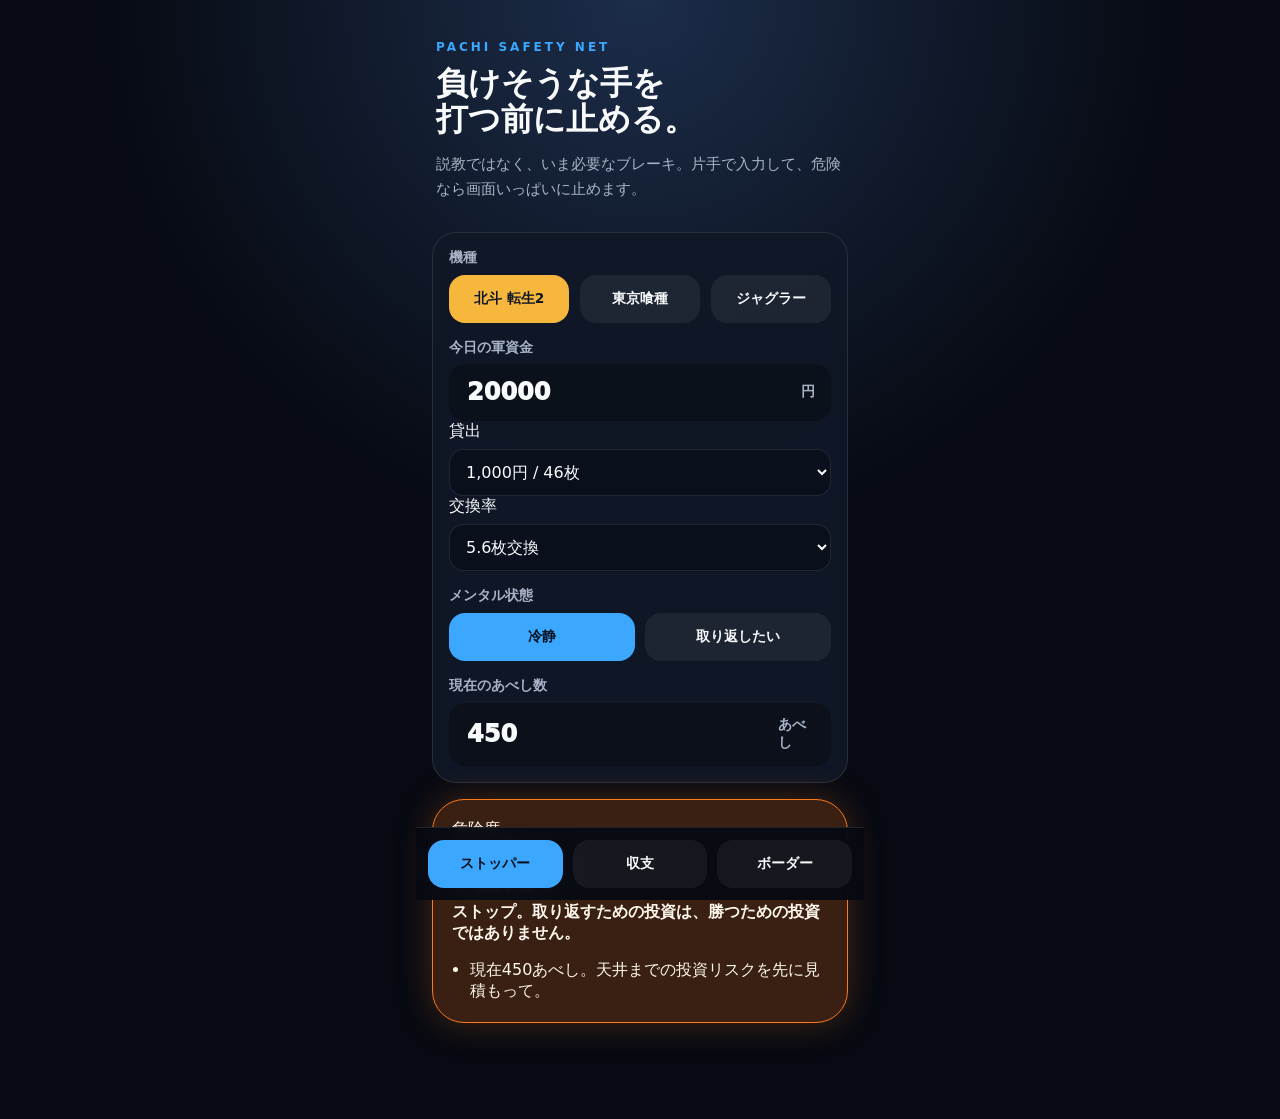
<file: index.html>
<!doctype html>
<html lang="ja">
<head>
  <meta charset="utf-8" />
  <meta name="viewport" content="width=device-width, initial-scale=1, viewport-fit=cover" />
  <meta http-equiv="Cache-Control" content="no-cache, no-store, must-revalidate" />
  <title>Pachi Safety Net</title>
  <meta name="description" content="感情打ちを止めるスマホファースト収支管理アプリ" />
  <link rel="stylesheet" href="./styles.css?v=0.2.0" />
</head>
<body>
  <main class="phone-shell">
    <header class="hero">
      <p class="eyebrow">PACHI SAFETY NET</p>
      <h1>負けそうな手を<br />打つ前に止める。</h1>
      <p class="lead">説教ではなく、いま必要なブレーキ。片手で入力して、危険なら画面いっぱいに止めます。</p>
    </header>

    <section id="stopper" class="screen is-active" aria-labelledby="stopper-title">
      <h2 id="stopper-title" class="sr-only">メンタル＆軍資金ストッパー</h2>
      <div class="panel">
        <label class="field-label">機種</label>
        <div class="machine-grid" role="group" aria-label="機種選択">
          <button class="machine-btn is-selected" data-machine="hokuto">北斗 転生2</button>
          <button class="machine-btn" data-machine="tokyo">東京喰種</button>
          <button class="machine-btn" data-machine="juggler">ジャグラー</button>
        </div>

        <label class="number-field">今日の軍資金
          <span><input id="bankroll" type="number" inputmode="numeric" value="20000" />円</span>
        </label>

        <div class="rate-settings">
          <label>貸出
            <select id="lend-coins">
              <option value="46">1,000円 / 46枚</option>
              <option value="47">1,000円 / 47枚</option>
              <option value="50">1,000円 / 50枚</option>
            </select>
          </label>
          <label>交換率
            <select id="exchange-rate">
              <option value="5">等価（5.0枚）</option>
              <option value="5.2">5.2枚交換</option>
              <option value="5.6" selected>5.6枚交換</option>
            </select>
          </label>
        </div>

        <label class="field-label mental-label">メンタル状態</label>
        <div class="mental-grid" role="group" aria-label="メンタル状態">
          <button class="mental-btn is-selected" data-mental="calm">冷静</button>
          <button class="mental-btn" data-mental="tilt">取り返したい</button>
        </div>

        <div id="machine-fields"></div>
      </div>

      <article id="risk-card" class="risk-card caution" aria-live="polite"></article>
    </section>

    <section id="dashboard" class="screen" aria-labelledby="dashboard-title">
      <div class="card">
        <h2 id="dashboard-title">今週の反省レポート</h2>
        <p id="net-total" class="net-total">0円</p>
        <p id="worst-tag" class="muted">最多敗因: まだ記録なし</p>
      </div>

      <div class="card">
        <h2>収支を追加</h2>
        <div class="entry-grid">
          <label>機種<input id="entry-machine" value="ジャグラー" /></label>
          <label>敗因タグ<input id="entry-tag" value="オカルト全ツッパ" /></label>
          <label>投資<input id="entry-invest" type="number" inputmode="numeric" value="12000" /></label>
          <label>回収<input id="entry-payout" type="number" inputmode="numeric" value="0" /></label>
        </div>
        <button id="add-session" class="primary-cta">記録する</button>
      </div>

      <div id="session-list" class="session-list"></div>
    </section>

    <section id="borders" class="screen" aria-labelledby="borders-title">
      <h2 id="borders-title" class="sr-only">機種別ボーダーライン</h2>
      <div id="border-list" class="border-list"></div>
    </section>
  </main>

  <nav class="bottom-tabs" aria-label="画面切り替え">
    <button class="tab-btn is-selected" data-tab="stopper">ストッパー</button>
    <button class="tab-btn" data-tab="dashboard">収支</button>
    <button class="tab-btn" data-tab="borders">ボーダー</button>
  </nav>

  <script src="./calculator.js?v=0.2.0"></script>
  <script src="./app.js?v=0.2.0"></script>
</body>
</html>
</file>
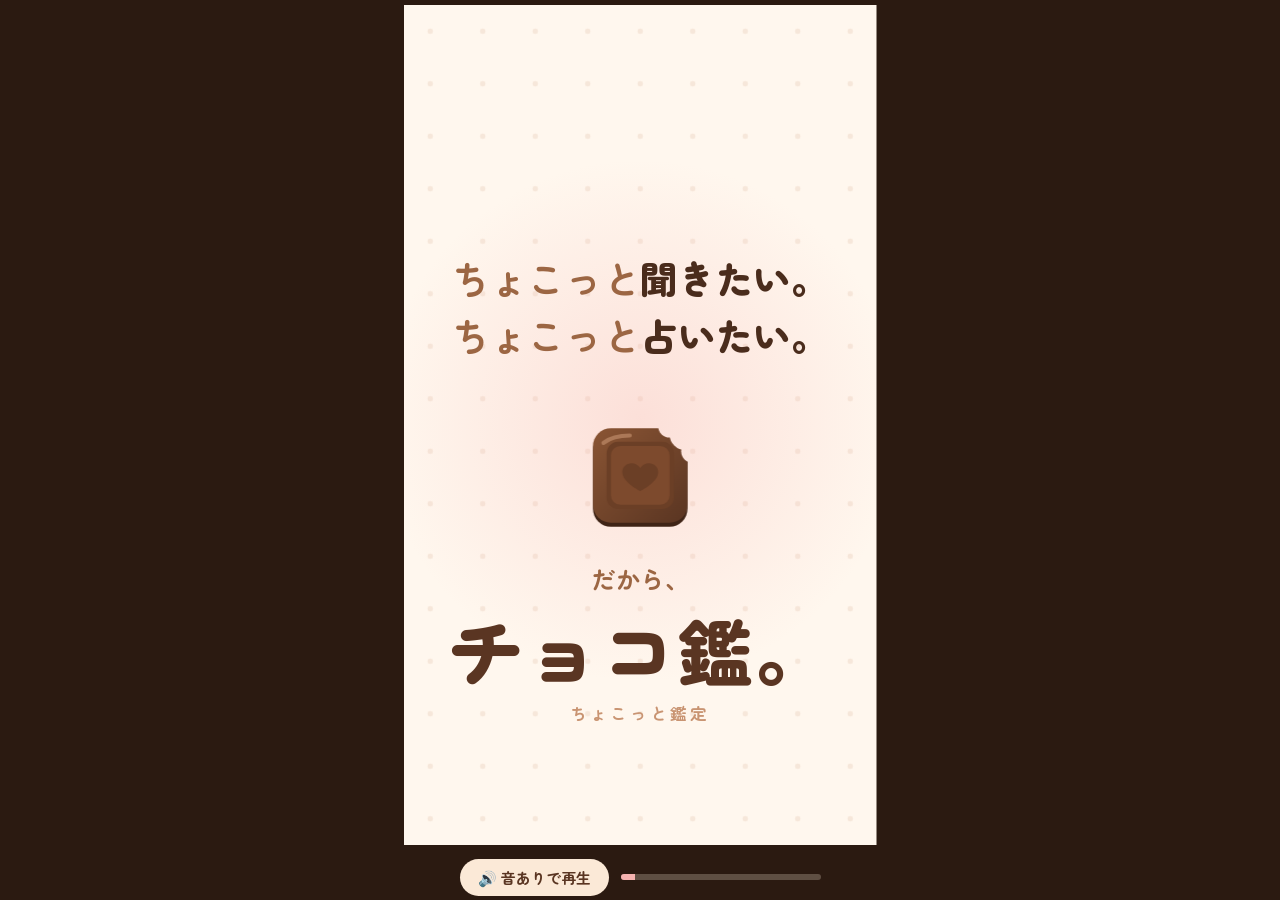
<file: chocokan/index.html>
<!doctype html>
<html lang="ja">
<head>
<meta charset="utf-8">
<meta name="viewport" content="width=device-width, initial-scale=1">
<title>チョコ鑑 15秒</title>
<link rel="preconnect" href="https://fonts.googleapis.com">
<link rel="preconnect" href="https://fonts.gstatic.com" crossorigin>
<link href="https://fonts.googleapis.com/css2?family=Zen+Maru+Gothic:wght@500;700;900&display=swap" rel="stylesheet">
<style>
  :root {
    --cream: #fff7ee;
    --cream-2: #fbe9d7;
    --choco: #5a3522;
    --choco-2: #7a4a2f;
    --choco-3: #9c6643;
    --milk: #c99472;
    --pink: #f6b3b0;
    --mist: #e9e3f3;
    --ink: #4a2c1c;
  }
  * { box-sizing: border-box; margin: 0; padding: 0; }
  html, body { height: 100%; }
  body {
    background: #2b1a11;
    font-family: "Zen Maru Gothic", "Hiragino Maru Gothic ProN", "IPAGothic", sans-serif;
    color: var(--ink);
    display: flex; flex-direction: column; align-items: center; justify-content: center;
    overflow: hidden;
  }

  /* ---------- 1080x1920 stage, scaled to fit ---------- */
  #viewport { position: relative; }
  #stage {
    position: absolute; left: 0; top: 0;
    width: 1080px; height: 1920px;
    transform-origin: 0 0;
    overflow: hidden;
    background: var(--cream);
  }
  .abs { position: absolute; }
  .center-x { left: 0; right: 0; text-align: center; }

  /* soft background dots */
  .dots {
    inset: 0;
    background-image: radial-gradient(circle, rgba(201,148,114,.16) 6px, transparent 7px);
    background-size: 120px 120px;
    animation: drift 15s linear both;
  }
  @keyframes drift { from { background-position: 0 0; } to { background-position: 120px -240px; } }
  .glow {
    width: 1300px; height: 1300px; left: -110px; top: 300px; border-radius: 50%;
    background: radial-gradient(circle, rgba(246,179,176,.35), transparent 65%);
    animation: glowshift 15s ease-in-out both;
  }
  @keyframes glowshift {
    0% { transform: translate(-120px, -200px); }
    50% { transform: translate(120px, 100px); }
    100% { transform: translate(0, 0); }
  }

  /* ---------- generic motions ---------- */
  @keyframes popIn {
    0% { opacity: 0; transform: translateY(30px) scale(.6); }
    60% { opacity: 1; transform: translateY(-6px) scale(1.06); }
    100% { opacity: 1; transform: none; }
  }
  @keyframes fadeUp {
    0% { opacity: 0; transform: translateY(40px); }
    100% { opacity: 1; transform: none; }
  }
  @keyframes fadeOut { to { opacity: 0; transform: translateY(-40px) scale(.96); } }
  @keyframes floatAway { to { opacity: 0; transform: translateY(-160px) scale(.8); } }
  @keyframes bob {
    0%, 100% { translate: 0 0; }
    50% { translate: 0 -12px; }
  }

  /* ---------- Scene 1 : everyday small moyamoya ---------- */
  .phone {
    left: 300px; top: 900px; width: 480px; height: 860px;
    border-radius: 72px; background: var(--choco);
    padding: 22px;
    box-shadow: 0 40px 80px rgba(90,53,34,.25);
    animation: phoneIn .8s cubic-bezier(.2,.9,.3,1.2) 0s both, phoneOut .6s ease-in 4.3s forwards;
  }
  @keyframes phoneIn { from { opacity: 0; transform: translateY(260px) rotate(-4deg); } to { opacity: 1; transform: rotate(-3deg); } }
  @keyframes phoneOut { from { opacity: 1; transform: rotate(-3deg); } to { opacity: 0; transform: translateY(300px) rotate(-6deg); } }
  .screen {
    width: 100%; height: 100%; border-radius: 52px; background: #fffaf4;
    position: relative; overflow: hidden;
  }
  .screen .time { position: absolute; top: 34px; left: 0; right: 0; text-align: center; font-weight: 700; font-size: 30px; color: var(--choco-3); }
  .screen .name { position: absolute; top: 96px; left: 0; right: 0; text-align: center; font-size: 30px; font-weight: 700; color: var(--choco-2); }
  .screen .line { position: absolute; top: 150px; left: 30px; right: 30px; height: 2px; background: var(--cream-2); }
  .msg {
    position: absolute; left: 34px; top: 200px; max-width: 330px;
    background: var(--cream-2); border-radius: 30px 30px 30px 8px;
    padding: 22px 28px; font-size: 32px; font-weight: 700; line-height: 1.4; color: var(--ink);
    animation: popIn .5s ease-out .5s both;
  }
  .draft {
    position: absolute; left: 30px; right: 30px; bottom: 40px; height: 84px;
    border-radius: 42px; border: 3px solid var(--cream-2);
    padding: 0 30px; display: flex; align-items: center; font-size: 30px; color: var(--milk);
  }
  .caret { width: 3px; height: 38px; background: var(--choco-3); margin-left: 4px; animation: blink 1s steps(1) infinite; }
  @keyframes blink { 50% { opacity: 0; } }

  .thought {
    background: #fff; border-radius: 60px;
    padding: 30px 48px; font-size: 58px; font-weight: 900; color: var(--ink);
    white-space: nowrap;
    box-shadow: 0 16px 0 var(--cream-2), 0 24px 40px rgba(90,53,34,.12);
  }
  .thought .moya { display: inline-block; margin-right: 18px; color: #a99bc4; font-size: 46px; font-weight: 700; vertical-align: 6px; }
  .t1 { left: 70px; top: 230px; animation: popIn .55s ease-out .7s both, bob 2.4s ease-in-out 1.3s infinite, floatAway .6s ease-in 4.15s forwards; }
  .t2 { right: 60px; top: 460px; animation: popIn .55s ease-out 1.75s both, bob 2.6s ease-in-out 2.3s infinite, floatAway .6s ease-in 4.25s forwards; }
  .t3 { left: 50px; top: 690px; animation: popIn .55s ease-out 2.8s both, bob 2.2s ease-in-out 3.4s infinite, floatAway .6s ease-in 4.35s forwards; }

  /* ---------- Scene 2 : “もっと気軽でいい” + one chocolate ---------- */
  .s2a { top: 470px; font-size: 64px; font-weight: 700; color: var(--choco-3);
    animation: fadeUp .6s ease-out 4.85s both, fadeOut .5s ease-in 7.3s forwards; }
  .s2b { top: 580px; font-size: 84px; font-weight: 900; line-height: 1.35; color: var(--ink);
    animation: fadeUp .7s ease-out 5.3s both, fadeOut .5s ease-in 7.35s forwards; }
  .s2b em { font-style: normal; background: linear-gradient(transparent 62%, var(--pink) 62%); padding: 0 6px; }

  .choco-drop {
    left: 400px; top: 1020px; width: 280px; height: 280px;
    animation: chocoFall .9s cubic-bezier(.3,0,.4,1) 5.75s both, chocoPick .7s ease-in-out 6.75s forwards, chocoGo .5s ease-in 7.35s forwards;
  }
  @keyframes chocoFall {
    0% { opacity: 0; transform: translateY(-900px) rotate(-30deg); }
    55% { opacity: 1; transform: translateY(0) rotate(4deg) scale(1.08, .9); }
    75% { transform: translateY(-60px) rotate(-2deg); }
    100% { opacity: 1; transform: none; }
  }
  @keyframes chocoPick {
    0% { transform: none; }
    40% { transform: translateY(-90px) rotate(-8deg) scale(1.05); }
    100% { transform: translateY(-50px) rotate(-5deg); }
  }
  @keyframes chocoGo { from { opacity: 1; transform: translateY(-50px) rotate(-5deg); } to { opacity: 0; transform: translateY(-50px) rotate(-5deg) scale(.3); } }
  .shadow {
    left: 410px; top: 1320px; width: 260px; height: 40px; border-radius: 50%;
    background: rgba(90,53,34,.15);
    animation: fadeUp .4s ease-out 6.25s both, fadeOut .4s ease-in 7.35s forwards;
  }
  .choco-pop {
    left: 700px; top: 990px; font-size: 64px; font-weight: 900; color: var(--choco-3);
    animation: popIn .45s ease-out 6.8s both, fadeOut .4s ease-in 7.35s forwards;
  }
  .sparkle { width: 40px; height: 40px; }
  .sp1 { left: 350px; top: 990px; animation: twinkle .9s ease-out 6.35s both; }
  .sp2 { left: 690px; top: 1130px; animation: twinkle .9s ease-out 6.5s both; }
  .sp3 { left: 380px; top: 1250px; animation: twinkle .9s ease-out 6.9s both; }
  @keyframes twinkle {
    0% { opacity: 0; transform: scale(0) rotate(0); }
    40% { opacity: 1; transform: scale(1.2) rotate(45deg); }
    100% { opacity: 0; transform: scale(.4) rotate(90deg); }
  }

  /* ---------- Scene 3 : 人に聞く / AIに聞く ---------- */
  .s3a { top: 360px; font-size: 82px; font-weight: 900; color: var(--ink);
    animation: fadeUp .6s ease-out 7.65s both, fadeOut .5s ease-in 10.75s forwards; }
  .card {
    top: 600px; width: 440px; height: 600px; border-radius: 56px;
    background: #fff; padding: 56px 30px 0; text-align: center;
    box-shadow: 0 20px 0 var(--cream-2), 0 30px 50px rgba(90,53,34,.12);
  }
  .card .icon { width: 220px; height: 220px; margin: 0 auto 30px; }
  .card h3 { font-size: 64px; font-weight: 900; color: var(--ink); }
  .card p { margin-top: 18px; font-size: 36px; font-weight: 700; color: var(--choco-3); line-height: 1.45; }
  .card-l { left: 80px; animation: cardL .7s cubic-bezier(.2,.9,.3,1.15) 8.0s both, tapL 3s ease-in-out 8.9s both, fadeOut .5s ease-in 10.8s forwards; }
  .card-r { right: 80px; animation: cardR .7s cubic-bezier(.2,.9,.3,1.15) 8.15s both, tapR 3s ease-in-out 8.9s both, fadeOut .5s ease-in 10.85s forwards; }
  @keyframes cardL { from { opacity: 0; transform: translateX(-500px) rotate(-10deg); } to { opacity: 1; transform: none; } }
  @keyframes cardR { from { opacity: 0; transform: translateX(500px) rotate(10deg); } to { opacity: 1; transform: none; } }
  /* gentle alternating “choose” highlight: left, then right — neither is the hero */
  @keyframes tapL {
    0%, 100% { scale: 1; }
    10% { scale: .95; }
    20%, 35% { scale: 1.04; }
    45% { scale: 1; }
  }
  @keyframes tapR {
    0%, 35% { scale: 1; }
    45% { scale: .95; }
    55%, 70% { scale: 1.04; }
    80%, 100% { scale: 1; }
  }
  .ring {
    width: 170px; height: 170px; border-radius: 50%; border: 10px solid var(--pink);
    opacity: 0;
  }
  .ring-l { left: 215px; top: 680px; animation: ring .8s ease-out 9.1s both; }
  .ring-r { left: 695px; top: 680px; animation: ring .8s ease-out 10.15s both; }
  @keyframes ring {
    0% { opacity: 0; transform: scale(.3); }
    30% { opacity: 1; }
    100% { opacity: 0; transform: scale(1.4); }
  }
  .s3b { top: 1340px; font-size: 76px; font-weight: 900; color: var(--choco-2);
    animation: fadeUp .6s ease-out 9.3s both, fadeOut .5s ease-in 10.9s forwards; }
  .s3c { top: 1470px; font-size: 40px; font-weight: 700; color: var(--choco-3);
    animation: fadeUp .6s ease-out 9.6s both, fadeOut .5s ease-in 10.9s forwards; }

  /* ---------- Scene 4 : copy + logo ---------- */
  .s4a, .s4b { font-size: 86px; font-weight: 900; color: var(--ink); }
  .s4a { top: 560px; animation: fadeUp .6s ease-out 11.4s both; }
  .s4b { top: 690px; animation: fadeUp .6s ease-out 12.0s both; }
  .s4a b, .s4b b { color: var(--choco-3); }
  .logo-choco { left: 420px; top: 960px; width: 240px; height: 240px;
    animation: logoDrop .8s cubic-bezier(.3,0,.4,1) 12.7s both; }
  @keyframes logoDrop {
    0% { opacity: 0; transform: translateY(-300px) rotate(-20deg); }
    60% { opacity: 1; transform: translateY(0) scale(1.08, .92) rotate(3deg); }
    80% { transform: translateY(-24px); }
    100% { opacity: 1; transform: none; }
  }
  .s4c { top: 1270px; font-size: 56px; font-weight: 700; color: var(--choco-3);
    animation: fadeUp .5s ease-out 13.15s both; }
  .s4d { top: 1350px; font-size: 168px; font-weight: 900; color: var(--choco); letter-spacing: .04em;
    animation: logoPop .7s cubic-bezier(.2,.9,.3,1.3) 13.45s both; }
  @keyframes logoPop { 0% { opacity: 0; transform: scale(.5); } 100% { opacity: 1; transform: none; } }
  .s4e { top: 1590px; font-size: 38px; font-weight: 700; color: var(--milk); letter-spacing: .2em;
    animation: fadeUp .6s ease-out 14.0s both; }

  /* ---------- controls (not part of the film) ---------- */
  #controls {
    margin-top: 14px; display: flex; gap: 12px; align-items: center;
    font-family: inherit;
  }
  #controls button {
    font: inherit; font-weight: 700; font-size: 15px;
    padding: 8px 18px; border-radius: 999px; border: 0;
    background: #fbe9d7; color: #5a3522; cursor: pointer;
  }
  #bar { width: 200px; height: 6px; border-radius: 3px; background: rgba(251,233,215,.25); overflow: hidden; }
  #bar i { display: block; height: 100%; width: 0; background: #f6b3b0; }
  body.render #controls { display: none; }
  body.render { background: var(--cream); }
</style>
</head>
<body>
<div id="viewport">
<div id="stage">
  <div class="abs dots"></div>
  <div class="abs glow"></div>

  <!-- Scene 1 -->
  <div class="abs phone">
    <div class="screen">
      <div class="time">21:47</div>
      <div class="name">ゆうと</div>
      <div class="line"></div>
      <div class="msg">おつかれ〜！<br>また今度ね☺</div>
      <div class="draft">今日、LINEしても<span class="caret"></span></div>
    </div>
  </div>
  <div class="abs thought t1"><span class="moya">もや</span>これって脈あり？</div>
  <div class="abs thought t2"><span class="moya">もや</span>今日LINEしていい？</div>
  <div class="abs thought t3"><span class="moya">もや</span>仕事、このままでいいのかな？</div>

  <!-- Scene 2 -->
  <div class="abs center-x s2a">そんなとき、</div>
  <div class="abs center-x s2b">占いは、<br><em>もっと気軽でいい。</em></div>
  <div class="abs shadow"></div>
  <svg class="abs choco-drop" viewBox="0 0 200 200" aria-hidden="true"><use href="#choco"/></svg>
  <div class="abs choco-pop">ちょこっ</div>
  <svg class="abs sparkle sp1" viewBox="0 0 40 40"><use href="#spark"/></svg>
  <svg class="abs sparkle sp2" viewBox="0 0 40 40"><use href="#spark"/></svg>
  <svg class="abs sparkle sp3" viewBox="0 0 40 40"><use href="#spark"/></svg>

  <!-- Scene 3 -->
  <div class="abs center-x s3a">人に聞く。AIに聞く。</div>
  <div class="abs card card-l">
    <svg class="icon" viewBox="0 0 220 220" aria-hidden="true">
      <circle cx="110" cy="110" r="104" fill="#fbe9d7"/>
      <circle cx="92" cy="92" r="34" fill="#7a4a2f"/>
      <path d="M38 178c6-38 30-56 54-56s48 18 54 56z" fill="#7a4a2f"/>
      <rect x="128" y="38" width="66" height="46" rx="20" fill="#f6b3b0"/>
      <path d="M140 80l-6 18 20-14z" fill="#f6b3b0"/>
      <circle cx="146" cy="61" r="5" fill="#fff"/><circle cx="161" cy="61" r="5" fill="#fff"/><circle cx="176" cy="61" r="5" fill="#fff"/>
    </svg>
    <h3>人に聞く</h3>
    <p>話しながら<br>考えたいときに</p>
  </div>
  <div class="abs card card-r">
    <svg class="icon" viewBox="0 0 220 220" aria-hidden="true">
      <circle cx="110" cy="110" r="104" fill="#fbe9d7"/>
      <rect x="44" y="58" width="132" height="92" rx="34" fill="#7a4a2f"/>
      <path d="M72 146l-8 30 34-26z" fill="#7a4a2f"/>
      <circle cx="84" cy="104" r="9" fill="#fff"/><circle cx="110" cy="104" r="9" fill="#fff"/><circle cx="136" cy="104" r="9" fill="#fff"/>
      <path d="M172 30l6 14 14 6-14 6-6 14-6-14-14-6 14-6z" fill="#f6b3b0"/>
    </svg>
    <h3>AIに聞く</h3>
    <p>今すぐ少し<br>聞きたいときに</p>
  </div>
  <div class="abs ring ring-l"></div>
  <div class="abs ring ring-r"></div>
  <div class="abs center-x s3b">今の気分で、選べる。</div>
  <div class="abs center-x s3c">そのときの悩みと時間に合わせて</div>

  <!-- Scene 4 -->
  <div class="abs center-x s4a"><b>ちょこっと</b>聞きたい。</div>
  <div class="abs center-x s4b"><b>ちょこっと</b>占いたい。</div>
  <svg class="abs logo-choco" viewBox="0 0 200 200" aria-hidden="true"><use href="#choco-bite"/></svg>
  <div class="abs center-x s4c">だから、</div>
  <div class="abs center-x s4d">チョコ鑑。</div>
  <div class="abs center-x s4e">ちょこっと鑑定</div>
</div>
</div>

<div id="controls">
  <button id="replay" type="button">🔊 音ありで再生</button>
  <audio id="sound" src="chocokan_sound.mp3" preload="auto"></audio>
  <div id="bar"><i></i></div>
</div>

<svg width="0" height="0" style="position:absolute">
  <defs>
    <linearGradient id="cg" x1="0" y1="0" x2="1" y2="1">
      <stop offset="0" stop-color="#8a5534"/><stop offset="1" stop-color="#5a3522"/>
    </linearGradient>
    <symbol id="choco" viewBox="0 0 200 200">
      <rect x="10" y="14" width="180" height="180" rx="34" fill="#3f2416"/>
      <rect x="10" y="6" width="180" height="180" rx="34" fill="url(#cg)"/>
      <rect x="36" y="32" width="128" height="128" rx="22" fill="#6b3f26"/>
      <rect x="44" y="40" width="112" height="112" rx="18" fill="#7d4a2d"/>
      <path d="M100 82c-10-16-36-10-34 10 2 18 34 34 34 34s32-16 34-34c2-20-24-26-34-10z" fill="#6b3f26"/>
      <path d="M30 34q18-14 50-14" stroke="#c99472" stroke-width="8" stroke-linecap="round" fill="none" opacity=".6"/>
    </symbol>
    <mask id="bite">
      <rect width="200" height="200" fill="#fff"/>
      <circle cx="186" cy="18" r="30" fill="#000"/>
      <circle cx="156" cy="2" r="22" fill="#000"/>
      <circle cx="200" cy="50" r="22" fill="#000"/>
    </mask>
    <symbol id="choco-bite" viewBox="0 0 200 200">
      <g mask="url(#bite)"><use href="#choco"/></g>
    </symbol>
    <symbol id="spark" viewBox="0 0 40 40">
      <path d="M20 0l5 15 15 5-15 5-5 15-5-15-15-5 15-5z" fill="#f6b3b0"/>
    </symbol>
  </defs>
</svg>

<script>
(() => {
  const DURATION = 15000;
  const params = new URLSearchParams(location.search);
  const render = params.has('render');
  const stage = document.getElementById('stage');
  const viewport = document.getElementById('viewport');
  const bar = document.querySelector('#bar i');
  if (render) document.body.classList.add('render');

  function fit() {
    const reserve = render ? 0 : 60;
    const s = Math.min(innerWidth / 1080, (innerHeight - reserve) / 1920);
    stage.style.transform = `scale(${s})`;
    viewport.style.width = 1080 * s + 'px';
    viewport.style.height = 1920 * s + 'px';
  }
  addEventListener('resize', fit);
  fit();

  const anims = () => stage.getAnimations({ subtree: true });

  // Deterministic seek, used for frame-by-frame video export.
  window.seek = (ms) => {
    anims().forEach(a => { a.pause(); a.currentTime = ms; });
    bar.style.width = (ms / DURATION * 100) + '%';
  };

  let start = 0;
  function play() {
    anims().forEach(a => { a.currentTime = 0; a.play(); });
    start = performance.now();
  }
  function tick(now) {
    const t = Math.min(now - start, DURATION);
    bar.style.width = (t / DURATION * 100) + '%';
    requestAnimationFrame(tick);
  }
  // Browsers block autoplay with sound, so the first run is silent and the
  // button restarts the film together with the soundtrack.
  const sound = document.getElementById('sound');
  const replay = document.getElementById('replay');
  replay.addEventListener('click', () => {
    sound.pause();
    sound.currentTime = 0;
    sound.play().then(play, play);
    replay.textContent = '▶ もう一度';
  });

  if (render) {
    anims().forEach(a => a.pause());
  } else {
    document.fonts.ready.then(() => { play(); requestAnimationFrame(tick); });
  }
})();
</script>
</body>
</html>
</file>
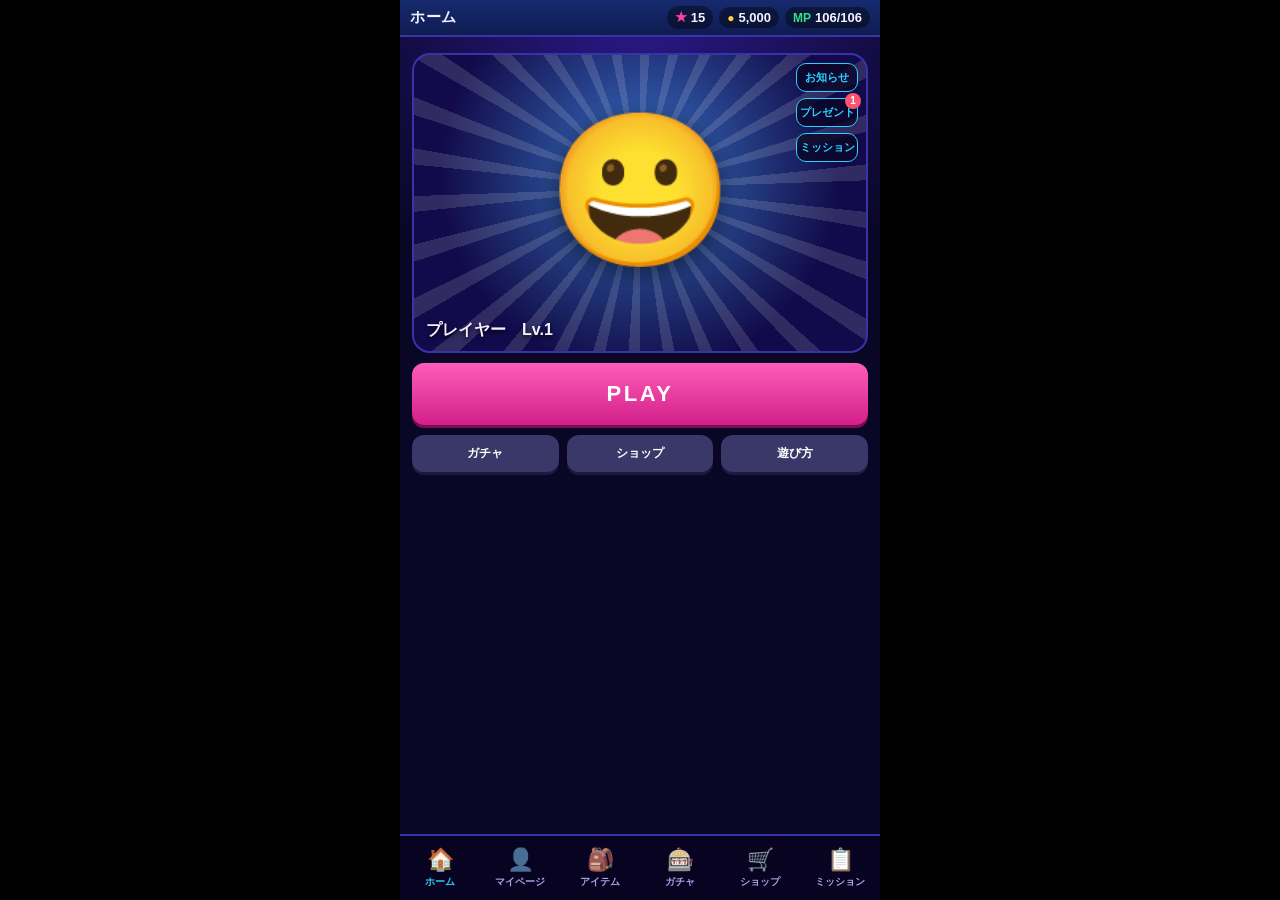
<file: slotgame/index.html>
<!doctype html>
<html lang="ja">
<head>
  <meta charset="utf-8" />
  <meta name="viewport" content="width=device-width, initial-scale=1, viewport-fit=cover, user-scalable=no" />
  <meta name="theme-color" content="#0a0626" />
  <meta name="apple-mobile-web-app-capable" content="yes" />
  <meta name="apple-mobile-web-app-title" content="スロパレ" />
  <title>スロパレ</title>
  <meta name="description" content="オリジナル機種で遊ぶ、オフラインのスロットシミュレーター" />
  <link rel="icon" href="data:," />
  <link rel="stylesheet" href="./styles.css?v=1" />
</head>
<body>
  <div id="app">
    <header id="topbar">
      <div id="screenTitle" class="screen-title">ホーム</div>
      <div class="stat"><span class="ico star">★</span><b id="statStars">0</b></div>
      <div class="stat"><span class="ico coin">●</span><b id="statCoins">0</b></div>
      <div class="stat"><span class="ico mp">MP</span><b id="statMp">0/0</b></div>
    </header>
    <main id="view" aria-live="polite"></main>
    <nav id="nav" aria-label="メインメニュー">
      <button data-nav="home"><i>🏠</i>ホーム</button>
      <button data-nav="mypage"><i>👤</i>マイページ</button>
      <button data-nav="items"><i>🎒</i>アイテム</button>
      <button data-nav="gacha"><i>🎰</i>ガチャ</button>
      <button data-nav="shop"><i>🛒</i>ショップ</button>
      <button data-nav="missions"><i>📋</i>ミッション<span class="badge" id="badgeMission" hidden></span></button>
    </nav>
  </div>
  <div id="modal" class="modal" hidden></div>
  <div id="toast" class="toast" role="status"></div>
  <script src="./engine.js?v=1"></script>
  <script src="./app.js?v=1"></script>
</body>
</html>
</file>
<file: styles.css>
:root {
  color-scheme: dark;
  --bg: #070a12;
  --panel: #101827;
  --soft: #172033;
  --gold: #f6b73c;
  --orange: #ff7a1a;
  --blue: #3ba7ff;
  --text: #f8fafc;
  --muted: #a8b3c7;
}
* { box-sizing: border-box; -webkit-tap-highlight-color: transparent; }
body {
  margin: 0;
  min-height: 100svh;
  background: radial-gradient(circle at top, #1c2d4a, var(--bg) 42%);
  color: var(--text);
  font-family: system-ui, -apple-system, BlinkMacSystemFont, "Segoe UI", sans-serif;
}
button, input, select { font: inherit; }
button { border: 0; color: inherit; cursor: pointer; }
input { width: 100%; border: 0; background: transparent; color: var(--text); outline: none; }
select { width: 100%; margin-top: .45rem; border: 1px solid rgba(255,255,255,.1); border-radius: .9rem; background: #090f1b; color: var(--text); padding: .75rem; }
.phone-shell { max-width: 28rem; min-height: 100svh; margin: 0 auto; padding: 1.5rem 1rem 6rem; }
.hero { padding: .25rem .25rem 1rem; }
.eyebrow { color: var(--blue); font-size: .75rem; font-weight: 800; letter-spacing: .25em; }
.version-badge { display: inline-block; border: 1px solid rgba(59,167,255,.5); border-radius: 999px; padding: .2rem .45rem; letter-spacing: .05em; }
h1 { margin: .5rem 0 0; font-size: 2rem; line-height: 1.12; }
.lead, .muted { color: var(--muted); font-size: .92rem; line-height: 1.65; }
.screen { display: none; }
.screen.is-active { display: block; }
.panel, .card, .border-card, .session-item { background: rgba(16,24,39,.94); border: 1px solid rgba(255,255,255,.1); border-radius: 1.5rem; padding: 1rem; }
.field-label, .number-field, .entry-grid label { display: block; color: var(--muted); font-size: .86rem; font-weight: 700; }
.machine-grid, .mental-grid, .entry-grid { display: grid; gap: .65rem; }
.machine-grid { grid-template-columns: repeat(3, 1fr); margin-top: .5rem; }
.mental-grid { grid-template-columns: repeat(2, 1fr); margin-top: .5rem; }
.machine-btn, .mental-btn, .tab-btn { min-height: 3rem; border-radius: 1rem; background: rgba(255,255,255,.06); font-size: .86rem; font-weight: 900; }
.machine-btn.is-selected { background: var(--gold); color: #111827; }
.mental-btn.is-selected[data-mental="calm"], .tab-btn.is-selected { background: var(--blue); color: #07111f; }
.mental-btn.is-selected[data-mental="tilt"] { background: var(--orange); color: #190a00; }
.mental-label, .number-field { margin-top: 1rem; }
.number-field span, .entry-grid input { display: flex; align-items: center; gap: .5rem; margin-top: .45rem; border-radius: 1rem; background: rgba(0,0,0,.28); padding: .85rem 1rem; color: var(--muted); }
.number-field input { font-size: 1.5rem; font-weight: 950; }
.risk-card { margin-top: 1rem; border: 1px solid; border-radius: 2rem; padding: 1.2rem; }
.risk-card h2 { margin: .2rem 0; font-size: 3.2rem; line-height: 1; }
.risk-card p { margin: .5rem 0 0; font-weight: 800; }
.risk-card ul { margin: 1rem 0 0; padding-left: 1.1rem; color: inherit; }
.risk-card.safe { border-color: rgba(59,167,255,.75); background: rgba(59,167,255,.15); color: #d9efff; }
.risk-card.caution { border-color: rgba(246,183,60,.8); background: rgba(246,183,60,.15); color: #fff2c8; }
.risk-card.danger { border-color: var(--orange); background: rgba(255,122,26,.2); box-shadow: 0 0 34px rgba(255,122,26,.25); color: #fff7ed; }
.risk-heading { display: flex; align-items: end; justify-content: space-between; }
.money-impact { margin-top: 1rem; border-radius: 1.25rem; padding: 1rem; background: rgba(0,0,0,.3); }
.money-impact span, .risk-cost span { display: block; color: var(--muted); font-size: .76rem; font-weight: 800; }
.money-impact strong { display: block; margin-top: .15rem; font-size: clamp(2.4rem, 13vw, 3.8rem); line-height: 1; letter-spacing: -.04em; }
.money-impact.is-negative strong, .money-impact.is-negative p { color: #ff9b7b; }
.money-impact.is-positive strong { color: #78c8ff; }
.risk-cost { display: flex; align-items: center; justify-content: space-between; gap: 1rem; margin-top: .7rem; border-bottom: 1px solid rgba(255,255,255,.12); padding: .7rem .2rem; }
.risk-cost b { color: var(--gold); font-size: 1.15rem; white-space: nowrap; }
.estimate-note { color: var(--muted); font-size: .78rem; }
.estimate-disclaimer { border-top: 1px solid rgba(255,255,255,.1); padding-top: .75rem; color: var(--muted); font-size: .68rem; font-weight: 500 !important; line-height: 1.55; }
.card, .border-card, .session-item { margin-bottom: .9rem; }
.card h2, .border-card h2 { margin: 0 0 .8rem; color: var(--blue); font-size: .9rem; }
.net-total { margin: 0; font-size: 2rem; font-weight: 950; }
.entry-grid { grid-template-columns: repeat(2, minmax(0, 1fr)); }
.primary-cta { width: 100%; min-height: 3.5rem; margin-top: 1rem; border-radius: 1rem; background: var(--gold); color: #111827; font-weight: 950; }
.session-item b { display: inline-block; margin-bottom: .35rem; }
.session-item strong { float: right; }
.border-card .border-line { color: var(--gold); font-size: 1.2rem; font-weight: 950; }
.bottom-tabs { position: fixed; inset: auto 0 0; display: grid; grid-template-columns: repeat(3, 1fr); gap: .6rem; max-width: 28rem; margin: 0 auto; padding: .75rem .75rem max(.75rem, env(safe-area-inset-bottom)); border-top: 1px solid rgba(255,255,255,.1); background: rgba(7,10,18,.95); backdrop-filter: blur(16px); }
.sr-only { position: absolute; width: 1px; height: 1px; overflow: hidden; clip: rect(0,0,0,0); white-space: nowrap; }
</file>
<file: slotgame/styles.css>
:root {
  --bg: #0a0626;
  --panel: #141040;
  --panel2: #1d1857;
  --line: #3a33a8;
  --text: #f3f1ff;
  --sub: #a9a4e6;
  --accent: #29d3ff;
  --pink: #ff3fa4;
  --gold: #ffd23f;
  --green: #35e08a;
  --danger: #ff5470;
  --nav-h: 66px;
}
* { box-sizing: border-box; -webkit-tap-highlight-color: transparent; }
html { color-scheme: dark; }
html, body { margin: 0; height: 100%; background: #000; color: var(--text); }
body {
  font-family: -apple-system, BlinkMacSystemFont, "Hiragino Sans", "Noto Sans JP", sans-serif;
  overscroll-behavior: none;
}
button { font: inherit; color: inherit; cursor: pointer; }
#app {
  position: relative; display: flex; flex-direction: column;
  max-width: 480px; height: 100%; margin: 0 auto;
  background: radial-gradient(120% 60% at 50% 0%, #2a1a8a 0%, var(--bg) 60%);
  overflow: hidden;
}
#topbar {
  display: flex; align-items: center; gap: 6px; padding: calc(env(safe-area-inset-top) + 6px) 10px 6px;
  background: linear-gradient(#162a6e, #0f1c52); border-bottom: 2px solid var(--line);
}
.screen-title { flex: 1; font-weight: 800; font-size: 15px; letter-spacing: .04em; }
.stat { display: flex; align-items: center; gap: 4px; background: #0006; border-radius: 12px; padding: 3px 8px; font-size: 13px; }
.ico { font-size: 12px; font-weight: 800; }
.ico.star { color: var(--pink); } .ico.coin { color: var(--gold); } .ico.mp { color: var(--green); }

#view { flex: 1; overflow-y: auto; padding: 12px 12px 18px; -webkit-overflow-scrolling: touch; }
#nav {
  display: grid; grid-template-columns: repeat(6, 1fr); height: calc(var(--nav-h) + env(safe-area-inset-bottom));
  padding-bottom: env(safe-area-inset-bottom); background: #070320; border-top: 2px solid var(--line);
}
#nav button {
  position: relative; border: 0; background: none; color: var(--sub); font-size: 10px; font-weight: 700;
  display: flex; flex-direction: column; align-items: center; justify-content: center; gap: 2px;
}
#nav button i { font-style: normal; font-size: 22px; filter: grayscale(.6); }
#nav button.on { color: var(--accent); }
#nav button.on i { filter: none; }
body.in-slot #nav { display: none; }
.badge {
  position: absolute; top: 6px; right: 14%; min-width: 16px; height: 16px; border-radius: 8px;
  background: var(--danger); color: #fff; font-size: 10px; line-height: 16px; padding: 0 4px;
}

h2.sec { margin: 16px 0 8px; font-size: 14px; color: var(--accent); border-left: 4px solid var(--accent); padding-left: 8px; }
.card { background: var(--panel); border: 1.5px solid var(--line); border-radius: 14px; padding: 12px; margin-bottom: 10px; }
.row { display: flex; align-items: center; gap: 10px; }
.grow { flex: 1; min-width: 0; }
.muted { color: var(--sub); font-size: 12px; }
.btn {
  border: 0; border-radius: 12px; padding: 11px 14px; font-weight: 800; background: linear-gradient(#3f6bff, #2a3fd6);
  box-shadow: 0 3px 0 #141a70; color: #fff;
}
.btn:active { transform: translateY(2px); box-shadow: 0 1px 0 #141a70; }
.btn.pink { background: linear-gradient(#ff5cb8, #d2208a); box-shadow: 0 3px 0 #7a0e50; }
.btn.gold { background: linear-gradient(#ffd23f, #f08a00); box-shadow: 0 3px 0 #8a4a00; color: #3a2000; }
.btn.gray { background: #3a3868; box-shadow: 0 3px 0 #1c1a40; }
.btn.small { padding: 6px 10px; font-size: 12px; border-radius: 9px; }
.btn[disabled] { opacity: .45; pointer-events: none; }
.bar { height: 8px; border-radius: 4px; background: #0008; overflow: hidden; }
.bar > i { display: block; height: 100%; background: linear-gradient(90deg, var(--accent), var(--green)); }

/* ホーム */
.hero { position: relative; height: 300px; margin: 4px 0 10px; border-radius: 18px; overflow: hidden;
  background: radial-gradient(circle at 50% 40%, color-mix(in srgb, var(--c) 70%, #fff 0%), #120a4a 70%); border: 2px solid var(--line); }
.hero::before { content: ""; position: absolute; inset: 0;
  background: repeating-conic-gradient(from 0deg at 50% 45%, #fff2 0 4deg, transparent 4deg 12deg); animation: spin 30s linear infinite; }
.hero .face { position: absolute; left: 50%; top: 46%; transform: translate(-50%, -50%); font-size: 150px; filter: drop-shadow(0 6px 12px #0008); }
.hero .name { position: absolute; left: 12px; bottom: 10px; font-weight: 800; text-shadow: 0 2px 4px #000; }
.side { position: absolute; right: 8px; top: 8px; display: flex; flex-direction: column; gap: 6px; z-index: 2; }
.side button { position: relative; width: 62px; border: 1.5px solid var(--accent); border-radius: 10px; background: #0a0626cc;
  color: var(--accent); font-size: 11px; padding: 6px 0; font-weight: 700; }
.side .badge { top: -6px; right: -4px; }
.play-big { width: 100%; padding: 18px; font-size: 22px; letter-spacing: .12em; }
.shortcuts { display: grid; grid-template-columns: repeat(3, 1fr); gap: 8px; margin-top: 10px; }
.shortcuts .btn { padding: 10px 4px; font-size: 12px; }
@keyframes spin { to { transform: rotate(360deg); } }

/* ホール・機種 */
.hall { display: grid; grid-template-columns: 76px 1fr; gap: 10px; }
.hall .icon { display: grid; place-items: center; font-size: 36px; border-radius: 12px; background: #0007; position: relative; }
.hall .rate { position: absolute; top: -6px; left: -6px; background: var(--gold); color: #3a2000; font-size: 11px; font-weight: 900; padding: 1px 6px; border-radius: 8px; }
.hall.closed { opacity: .55; }
.kv { display: grid; grid-template-columns: auto 1fr; gap: 3px 10px; font-size: 12px; margin: 6px 0; }
.kv span:nth-child(odd) { color: var(--sub); }

/* スロット */
body.in-slot #view { padding: 8px; }
.slot-head { display: flex; justify-content: space-between; gap: 6px; font-size: 12px; margin-bottom: 6px; }
.slot-head div { background: #0007; border-radius: 10px; padding: 5px 8px; flex: 1; text-align: center; }
.slot-head b { display: block; font-size: 15px; }
.cab { background: linear-gradient(#2a1d7a, #170f4f); border: 3px solid #5b4cff; border-radius: 18px; padding: 10px; }
.reels { position: relative; display: grid; grid-template-columns: repeat(3, 1fr); gap: 6px; background: #000; padding: 6px; border-radius: 10px; }
.reel { position: relative; height: 213px; overflow: hidden; border-radius: 6px; background: #f7f7ff; }
.strip { position: absolute; left: 0; right: 0; top: 0; will-change: transform; }
.cell { height: 71px; display: grid; place-items: center; border-bottom: 1px solid #0002; }
.sym { font-size: 40px; font-weight: 900; line-height: 1; }
.s-seven { color: #e5192f; font-size: 56px; text-shadow: 2px 2px 0 #fff, 3px 3px 0 #7a0010; font-style: italic; }
.s-bar { color: #111; font-size: 28px; background: #ffd23f; padding: 4px 8px; border-radius: 4px; border: 2px solid #111; }
.s-replay { color: #2a5bff; font-size: 40px; }
.reel::after { content: ""; position: absolute; inset: 0; pointer-events: none;
  background: linear-gradient(#0007, transparent 30%, transparent 70%, #0007); }
.payline { position: absolute; left: 4px; right: 4px; top: calc(6px + 71px + 35px); height: 3px; background: #ff3b3b; box-shadow: 0 0 8px #f00; pointer-events: none; z-index: 3; }
.msg { height: 42px; margin-top: 8px; display: grid; place-items: center; font-size: 20px; font-weight: 900; letter-spacing: .06em;
  background: #0008; border-radius: 10px; text-align: center; }
.msg.win { color: var(--gold); animation: pop .5s; }
.msg.bonus { color: #fff; background: linear-gradient(90deg, #ff3fa4, #ff9f1c, #ffd23f, #35e08a, #29d3ff, #ff3fa4); background-size: 300% 100%; animation: rainbow 1s linear infinite; }
@keyframes pop { 0% { transform: scale(.7); } 60% { transform: scale(1.15); } 100% { transform: scale(1); } }
@keyframes rainbow { to { background-position: 300% 0; } }
.stops { display: grid; grid-template-columns: repeat(3, 1fr); gap: 8px; margin-top: 10px; }
.stops .btn { padding: 22px 0; font-size: 16px; }
.ctl { display: grid; grid-template-columns: 2fr 1fr 1fr; gap: 8px; margin-top: 10px; }
.ctl .btn { padding: 14px 4px; }
.btn.on { background: linear-gradient(#35e08a, #14a05a); box-shadow: 0 3px 0 #0a5a30; color: #04301a; }

/* マイページ・ガチャ等 */
.avatar { width: 84px; height: 84px; border-radius: 16px; display: grid; place-items: center; font-size: 48px;
  background: linear-gradient(135deg, var(--c), #120a4a); border: 3px solid var(--rc, #fff4); flex: none; }
.rar-N { --rc: #9aa7b8; } .rar-R { --rc: #4aa8ff; } .rar-SR { --rc: #ffd23f; } .rar-LR { --rc: #ff3fa4; }
.tag { display: inline-block; font-size: 10px; font-weight: 900; padding: 1px 6px; border-radius: 6px; background: var(--rc); color: #000; }
.pill { display: inline-block; background: #0007; border-radius: 10px; padding: 2px 8px; font-size: 12px; }
.grid { display: grid; grid-template-columns: repeat(3, 1fr); gap: 8px; }
.grid .avatar { width: 100%; height: auto; aspect-ratio: 1; font-size: 40px; }
.grid .own-no { opacity: .3; }
.gacha-banner { text-align: center; padding: 22px 10px; border-radius: 16px; margin-bottom: 10px;
  background: linear-gradient(135deg, #7a2cff, #ff3fa4); border: 2px solid #fff5; font-weight: 900; font-size: 18px; }
.gacha-btns { display: grid; grid-template-columns: 1fr 1fr; gap: 8px; }
.result-cards { display: grid; grid-template-columns: repeat(5, 1fr); gap: 6px; margin: 12px 0; }
.result-cards .avatar { width: 100%; height: auto; aspect-ratio: 1; font-size: 28px; border-radius: 10px; }
.new { position: absolute; top: -4px; left: -2px; background: var(--danger); font-size: 9px; font-weight: 900; padding: 1px 4px; border-radius: 6px; }
.rel { position: relative; }

.modal { position: fixed; inset: 0; z-index: 20; background: #000b; display: flex; align-items: center; justify-content: center; padding: 16px; }
.modal[hidden] { display: none; }
.modal .box { width: 100%; max-width: 440px; max-height: 86dvh; overflow-y: auto; background: var(--panel); border: 2px solid var(--line); border-radius: 18px; padding: 16px; }
.input { width: 100%; padding: 12px; border-radius: 10px; border: 1.5px solid var(--line); background: #0008; color: var(--text); font: inherit; font-size: 16px; }
.modal h3 { margin: 0 0 10px; font-size: 17px; }
.modal .actions { display: flex; gap: 8px; margin-top: 12px; }
.modal .actions .btn { flex: 1; }
.toast { position: fixed; left: 50%; bottom: 90px; transform: translate(-50%, 20px); background: #000d; color: #fff; padding: 10px 16px;
  border-radius: 20px; font-size: 13px; opacity: 0; pointer-events: none; transition: .25s; z-index: 30; max-width: 90vw; text-align: center; }
.toast.show { opacity: 1; transform: translate(-50%, 0); }
.rules td, .rules th { padding: 3px 6px; font-size: 12px; text-align: left; }
.rules table { width: 100%; border-collapse: collapse; }
.rules tr { border-bottom: 1px solid #fff1; }
</file>
